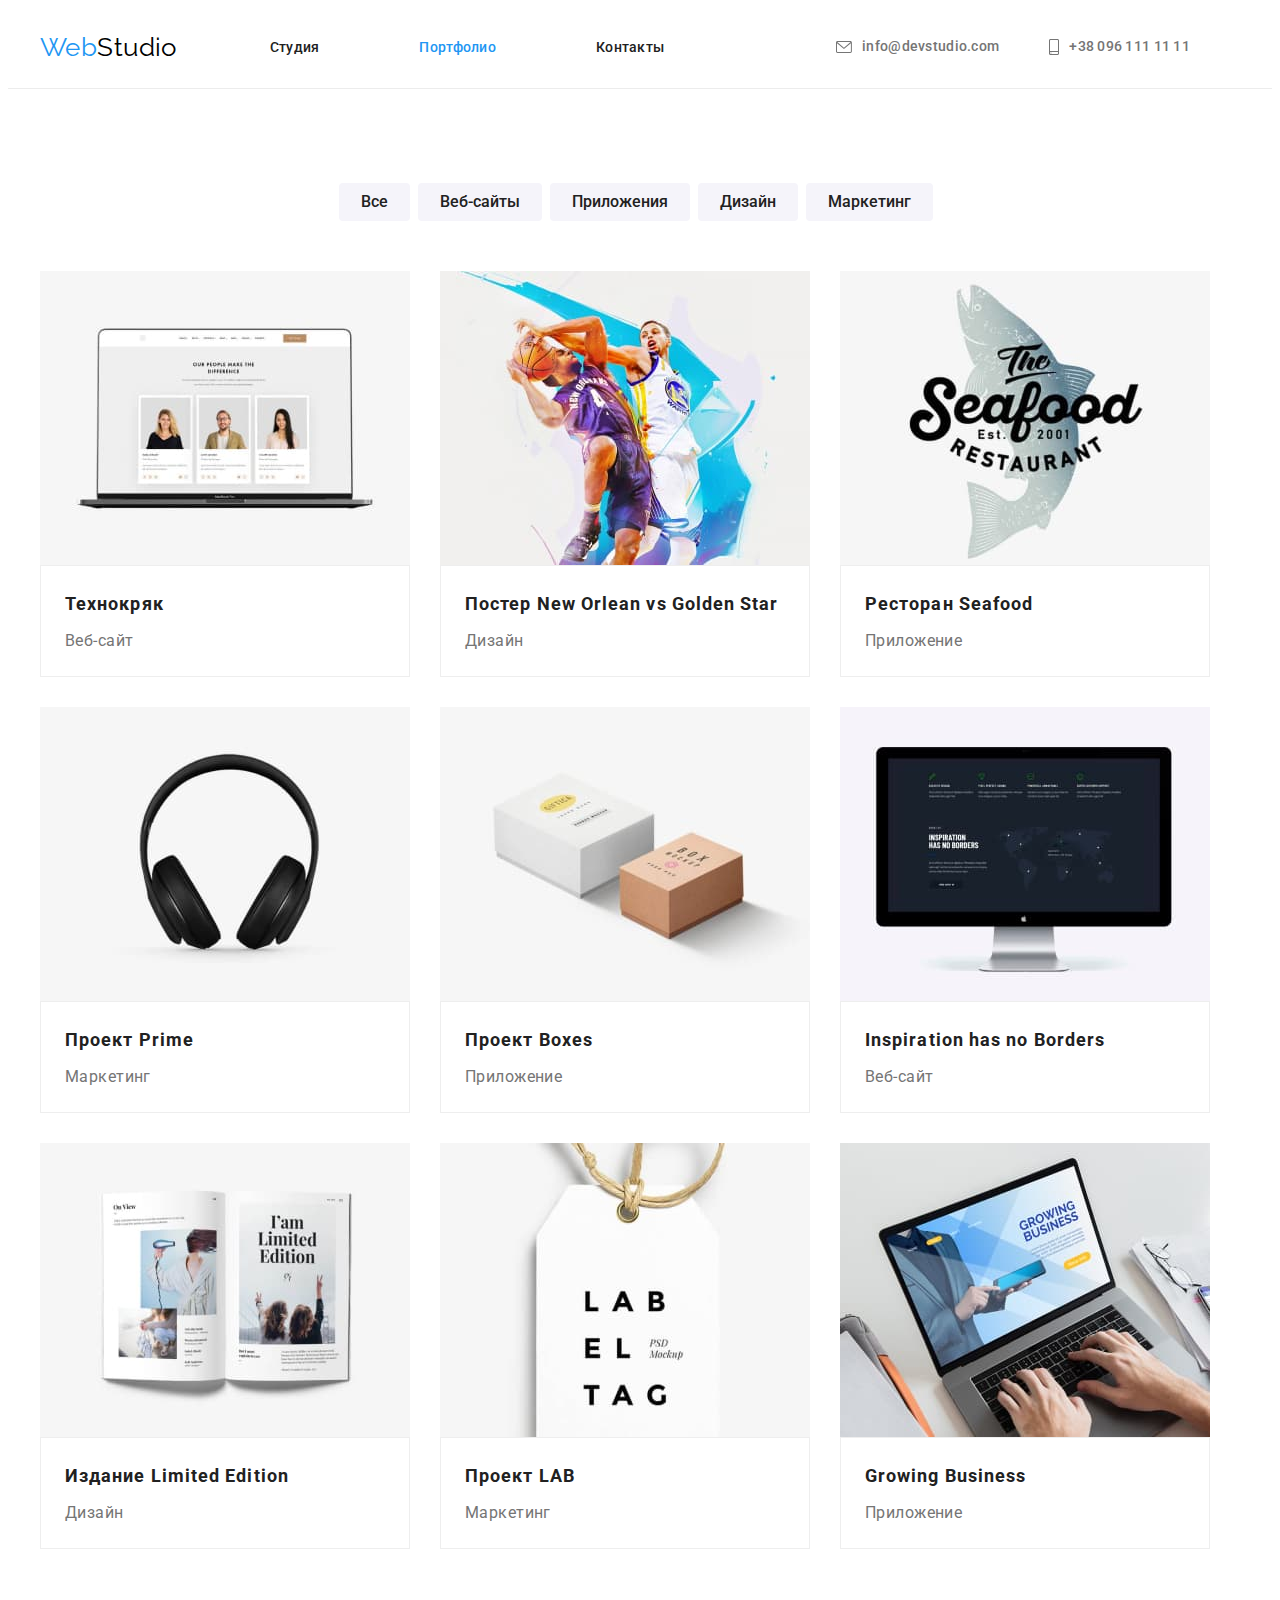
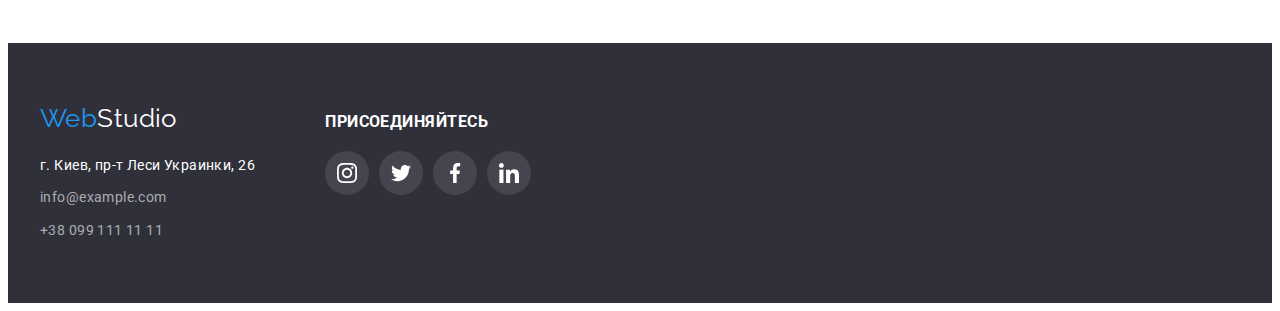
<file: portfolio.html>
<!DOCTYPE html>
<html lang="ru">
<head>
    <meta charset="UTF-8">
    <meta http-equiv="X-UA-Compatible" content="IE=edge">
    <meta name="viewport" content="width=device-width, initial-scale=1.0">
    <title>Portfolio</title>
    <link rel="preconnect" href="https://fonts.gstatic.com">
    <link href="https://fonts.googleapis.com/css2?family=Raleway:wght@700&family=Roboto:wght@400;500;700;900&display=swap" rel="stylesheet">
    <link rel="stylesheet" href="https://cdnjs.cloudflare.com/ajax/libs/modern-normalize/1.1.0/modern-normalize.min.css" integrity="sha512-wpPYUAdjBVSE4KJnH1VR1HeZfpl1ub8YT/NKx4PuQ5NmX2tKuGu6U/JRp5y+Y8XG2tV+wKQpNHVUX03MfMFn9Q==" crossorigin="anonymous" referrerpolicy="no-referrer" />
    <link rel="stylesheet" href="https://cdnjs.cloudflare.com/ajax/libs/animate.css/4.1.1/animate.min.css"/>
    <link rel="stylesheet" href="./css/styles.css"/>
</head>
<body>
    <!--HEADER-->
    <header class="header header-port">
        <div class="container header-container">
            <nav class="navigation"> 
                <a class="logo-link link" href="./"><span class="web" lang="en">Web</span>Studio</a>
                <ul class="menu list">
                    <li class="menu-item">
                        <a class="menu-link link" href="./index.html">Студия</a>
                    </li>
                    <li class="menu-item">
                        <a class="menu-link current link" href="./portfolio.html">Портфолио</a>
                    </li>
                    <li class="menu-item">
                        <a class="menu-link link" href="">Контакты</a>
                    </li>
                </ul>
            </nav>
            <ul class="header-contact list">
                <li class="contact-item">
                    <a class="contact-link link" href="mailto:info@devstudio.com">
                      <svg class="contact-icon" width="16" height="12">
                          <use href="./images/icons.svg#icon-envelope"></use>
                      </svg>
                      info@devstudio.com  
                    </a>
                </li>
                <li class="contact-item">
                    <a class="contact-link link" href="tel:+380961111111">
                      <svg class="contact-icon" width="10" height="16">
                          <use href="./images/icons.svg#icon-smartphone"></use>
                      </svg>
                      +38 096 111 11 11  
                    </a>
                </li>
            </ul>
        </div>
    </header>
    <!--menu-->
    <main class="portfolio-page">
        <section class="project"> 
            <div class="container">
                <ul class="project-btn list">
                    <li class="btn-items">
                        <button class="btn-list" type="button">Все</button>
                    </li>
                    <li class="btn-items">
                        <button class="btn-list" type="button">Веб-сайты</button>
                    </li>
                    <li class="btn-items">
                        <button class="btn-list" type="button">Приложения</button>
                    </li>
                    <li class="btn-items">
                        <button class="btn-list" type="button">Дизайн</button>
                    </li>
                    <li class="btn-items">
                        <button class="btn-list" type="button">Маркетинг</button>
                    </li>
                </ul>
            </div>
            <div class="container">
                <ul class="project-list list">
                    <li class="project-item">
                        <a class="project-item-link link" href="">
                            <div class="project-list-img-wrapper">                         
                                <img class="project-icon" src="./images/portfolio-project/img1.jpg" width="370" height="294" alt="Веб-сайт">
                                <p class="overlay">Технокряк это современная площадка распространения коронавируса. Компании используют эту платформу для цифрового шпионажа и атак на защищённые сервера конкурентов.</p>
                            </div>
                                <div class="project-content">
                                <h3 class="project-title">Технокряк</h3>
                                <p class="project-description">Веб-сайт</p>
                            </div>
                        </a>                        
                    </li>
                    <li class="project-item">
                        <a class="project-item-link link" href="">
                            <div class="project-list-img-wrapper">
                                <img class="project-icon" src="./images/portfolio-project/img-2.jpg" width="370" height="294" alt="Дизайн">
                                <p class="overlay"></p>
                            </div>
                            <div class="project-content">
                                <h3 class="project-title">Постер New Orlean vs Golden Star</h3>
                                <p class="project-description">Дизайн</p>
                            </div>                          
                        </a>                        
                    </li>
                    <li class="project-item">
                        <a class="project-item-link link" href="">
                            <div class="project-list-img-wrapper">
                                <img class="project-icon" src="./images/portfolio-project/img-3.jpg" width="370" height="294" alt="Приложение">
                                <p class="overlay"></p>
                            </div>
                            <div class="project-content">
                                <h3 class="project-title">Ресторан Seafood</h3>
                                <p class="project-description">Приложение</p>
                            </div>                           
                        </a>
                    </li>
                    <li class="project-item">
                        <a class="project-item-link link" href="">
                            <div class="project-list-img-wrapper">
                                <img class="project-icon" src="./images/portfolio-project/img-4.jpg" width="370" height="294" alt="Маркетинг">
                                <p class="overlay"></p>
                            </div>
                            <div class="project-content">
                                <h3 class="project-title">Проект Prime</h3>
                                <p class="project-description">Маркетинг</p>
                            </div>                           
                        </a> 
                    </li>
                    <li class="project-item">
                        <a class="project-item-link link" href="">
                            <div class="project-list-img-wrapper">
                                <img class="project-icon" src="./images/portfolio-project/img-5.jpg" width="370" height="294" alt="Приложение">
                                <p class="overlay"></p>
                            </div>
                            <div class="project-content">
                                <h3 class="project-title">Проект Boxes</h3>
                                <p class="project-description">Приложение</p>
                            </div>                           
                        </a>                          
                    </li>
                    <li class="project-item">
                        <a class="project-item-link link" href="">
                            <div class="project-list-img-wrapper">
                                <img class="project-icon" src="./images/portfolio-project/img-6.jpg" width="370" height="294" alt="Веб-сайт">
                                <p class="overlay"></p>
                            </div>
                            <div class="project-content">
                                <h3 class="project-title">Inspiration has no Borders</h3>
                                <p class="project-description">Веб-сайт</p>
                            </div>                           
                        </a>                       
                    </li>
                    <li class="project-item">
                        <a class="project-item-link link" href="">
                            <div class="project-list-img-wrapper">
                                <img class="project-icon" src="./images/portfolio-project/img-7.jpg" width="370" height="294" alt="Дизайн">
                                <p class="overlay"></p>
                            </div>
                            <div class="project-content">
                                <h3 class="project-title">Издание Limited Edition</h3>
                                <p class="project-description">Дизайн</p>
                            </div>                          
                        </a>                      
                    </li>
                    <li class="project-item">
                        <a class="project-item-link link" href="">
                            <div class="project-list-img-wrapper">
                                <img class="project-icon" src="./images/portfolio-project/img-8.jpg" width="370" height="294" alt="Маркетинг">
                                <p class="overlay"></p>
                            </div>
                            <div class="project-content">
                                <h3 class="project-title">Проект LAB</h3>
                                <p class="project-description">Маркетинг</p>
                            </div>                           
                        </a>                      
                    </li>
                    <li class="project-item">
                        <a class="project-item-link link" href="">
                            <div class="project-list-img-wrapper">
                                <img class="project-icon" src="./images/portfolio-project/img-9.jpg" width="370" height="294" alt="Приложение">
                                <p class="overlay"></p>
                            </div>
                            <div class="project-content">
                                <h3 class="project-title">Growing Business</h3>
                                <p class="project-description">Приложение</p>
                            </div>                           
                        </a>                      
                    </li>
                </ul>
            </div>      
        </section>
    </main>

    <!--Сontacts-->
    <footer class="footer">
        <div class="container foot-container">
            <div>
            <a class="log-footer link" href="./"> <span class="low-web" lang="en">Web</span>Studio</a>
            <address class="contact">
                <ul class="contact-list list">
                    <li class="footer-contact-item">
                        <a class="contact-item-link link" href="https://goo.gl/maps/GRBL9XpbAMUotbA4A" target="_blank" rel="noopener noreferrer">г. Киев, пр-т Леси Украинки, 26</a>
                    </li>
                    <li class="footer-contact-item">
                        <a class="footer-contact-link link" href="mailto:info@example.com">info@example.com</a>
                    </li>
                    <li class="footer-contact-item">
                        <a class="footer-contact-link link" href="tel:+380991111111">+38 099 111 11 11</a>
                    </li>
                </ul>
            </address>
            </div>

            <div class="foot-block">
                <h3 class="foot-title">присоединяйтесь</h3>
                <ul class="foot-list list">
                    <li class="foot-social-item">
                        <a class="foot-social-link" href="">
                            <svg class="foot-social-icon" height="20" width="20">
                                <use href="./images/icons.svg#icon-instagram"></use>
                            </svg>
                        </a>
                    </li>
                    <li class="foot-social-item">
                        <a class="foot-social-link" href="">
                            <svg class="foot-social-icon" height="20" width="20">
                                <use href="./images/icons.svg#icon-twitter"></use>
                            </svg>
                        </a>
                    </li>
                    <li class="foot-social-item">
                        <a class="foot-social-link" href="">
                            <svg class="foot-social-icon" height="20" width="20">
                                <use href="./images/icons.svg#icon-facebook"></use>
                            </svg>
                        </a>
                    </li>
                    <li class="foot-social-item">
                        <a class="foot-social-link" href="">
                            <svg class="foot-social-icon" height="20" width="20">
                                <use href="./images/icons.svg#icon-linkedin"></use>
                            </svg>
                        </a>
                    </li>
                </ul>
            </div>
        </div>

        
                  
    </footer>
</body>
</html>
</file>
<file: css/styles.css>
:root{
    --main-accent-color: #2196F3;
    --title-color: #212121;
    --font-famaly: 'Roboto', sans-serif;
    --text-color: #757575;
    --logo-color: #000000;
    --filling-color: #2F303A;
    --btn-site-color: #188CE8;
    --second-font-famaly: 'Raleway', sans-serif;
    --hero-color: #ffffff;
    --footer-color: #ffffff;
    --accent-color: #ffffff;
}

h1,
h2,
h3,
h4,
h5,
h6,
p{
    margin-top: 0;
    margin-bottom: 0;
}
ul,
ol{
    margin-top: 0;
    margin-bottom: 0;
    padding-left: 0;
 }

 img{
     display: block;
 }

 .list{
    list-style: none;
}
.link{
    text-decoration: none;
}

body{
    font-family: var(--font-famaly);
    font-weight: 700;
    font-size: 14px;
    letter-spacing: 0.03em;
    font-weight: 400;
}

.container{
    width: 1200px;
    margin: 0 auto;
    padding-left: 15px;
    padding-right: 15px;
}

/* ========COMPONENTS============ */

.block{
    padding-top: 94px;
    padding-bottom: 94px;
}

/* ==========HEADER=========== */

.header {
    padding-top: 24px;
    padding-bottom: 25px;
    border-bottom: 1px solid #ececec;}

.header-container{
  display: flex;
  align-items: center;
  justify-content: space-between;  
}

.navigation{
    display: flex;
    align-items:center;
}
.menu{
    display: flex;
    align-items: center;
}

.logo-link{
    margin-right: 93px;
}

.menu-item:not(:last-child){
    margin-right: 50px;
}

.logo-link{
    font-family: var(--second-font-famaly);
    font-size: 26px;
    line-height: 1.19;
    color: var(--logo-color);
}
.web{
    color: var(--main-accent-color);
}

.header-contact{
    display: flex;
    align-items: center;
}
.menu-link,
.contact-link {
    font-weight: 500;
    line-height: 1.14;
    letter-spacing: 0.02em;
    margin-right: 50px;
    color: var(--title-color);
    transition: color 250ms cubic-bezier(0.4, 0, 0.2, 1) ;}

.contact-link{
    color:var(--text-color);
    display: flex;
    align-items: center;
}
       
.menu-link:hover,
.menu-link:focus{
    color: var(--main-accent-color); 
}
.current{
    color: var(--main-accent-color);
}

.contact-link:hover,
.contact-link:focus{
   color:  var(--main-accent-color);
}
/* .contact-item{
    /* margin-right: 50px;} */

.contact-items {
    display: flex;
  }
  .contact-icon{
    fill: currentColor;
    margin-right: 10px;
  }
/* ==========END HEADER=========== */



/* ==========HERO=========== */
.hero{
    background-color:var(--filling-color);
    background-image: linear-gradient(
        rgba(47, 48, 58, 0.4), 
        rgba(47, 48, 58, 0.4)
        ), 
        url(../images/hero/hero.jpg);
    background-size: cover;
    padding: 200px 0;
}
.hero-title{
    max-width: 696px;
    text-align: center;
    margin: 0 auto;
    font-weight: 900;
    font-size: 44px;
    line-height: 1.36;
    letter-spacing: 0.06em;
    text-transform: uppercase;
    color: var(--hero-color);
    margin-bottom: 30px;
}
.hero-btn{
    border: none;
    padding: 10px 32px;
    font-size: 16px;
    line-height: 1.87;
    letter-spacing: 0.06em;
    align-items: center;
    color: var(--hero-color);
    background: var(--main-accent-color);
    box-shadow: 0px 4px 4px rgba(0, 0, 0, 0.15);
    border-radius: 4px;
    cursor: pointer;
    margin: 0 auto;
    display: block;
    transition: color 250ms cubic-bezier(0.4, 0, 0.2, 1),
                background-color 250ms cubic-bezier(0.4, 0, 0.2, 1); 
}

.hero-btn:hover,
.hero-btn:focus{
    background-color: var(--btn-site-color);
}  
/* ==========END HERO=========== */


/* ==========ADVANTAGES=========== */
/* .advantage-container {
    display: flex;
    align-items: center;
  } */
.advantages-list{
    display: flex;
    flex-basis: calc((100% - 120px) / 4);
    margin-left: -30px;
    margin-top: -30px;
}
.advantages-item{
    margin-left: 30px;
    margin-top: 30px;
}
.advantages-title{
    line-height: 1.14;
    text-transform: uppercase;
    color: var(--title-color);
    margin-bottom: 10px;
}
.advantage-title:not(:last-child) {
    padding-bottom: 10px;
  }
  .advantage-items:not(:last-child) {
    margin-right: 30px;
  }
  .advantage-block {
    display: flex;
    justify-content: center;
    align-items: center;
    width: 270px;
    height: 120px;
    background: #f5f4fa;
    border-radius: 4px;
    margin-bottom: 30px;
  }
.description{
    line-height: 1.71;
    color:var(--text-color);
}
/* ==========END ADVANTAGES=========== */


/* ==========OUR WORKS=========== */
.works{
    padding-bottom: 94px;
}
.work-list{
    display: flex;
    flex-basis: calc((100% - 90px) / 3);
    margin-left: -30px;
    margin-top: -30px;
}
.work-list-item{
    margin-left: 30px;
    margin-top: 30px;
}
.section-title{
    margin-bottom: 50px;
    font-size: 36px;
    line-height: 1.16;
    text-align: center;
    color: var(--title-color);
    margin-bottom: 50px;
}
/* ==========END OUR WORKS=========== */

/* ===================TEAM================= */
.team{
    background-color: #F5F4FA;
}

.team-list{
    display: flex;
    flex-wrap: wrap;
    flex-basis: calc((100% - 120px) / 4);
    margin-left: -30px;
    margin-top: -30px;
}

.team-list-content{
    padding: 30px;
}

.team-list-item{
    margin-left: 30px;
    margin-top: 30px;
    background: #ffffff;
    box-shadow: 0px 1px 3px rgba(0, 0, 0, 0.12), 0px 1px 1px rgba(0, 0, 0, 0.14), 0px 2px 1px rgba(0, 0, 0, 0.2);
    border-radius: 0px 0px 4px 4px;
}
.name-title{
    font-weight: 500;
    font-size: 16px;
    line-height: 1.19;
    text-align: center;
    margin-bottom: 10px;
    color: var(--title-color);
}
.profession{
    font-size: 16px;
    line-height: 1.19;
    text-align: center;
    color: var(--text-color);
}
.social-list{
    display: flex;
    justify-content: center;
    margin-top: 20px;
}
.social-link{
    display: flex;
    align-items: center;
    justify-content: center;
    width: 44px;
    height: 44px;
    fill: #afb1b8;

    transition: fill 250ms cubic-bezier(0.4, 0, 0.2, 1),
    background-color 250ms cubic-bezier(0.4, 0, 0.2, 1),
    color 250ms cubic-bezier(0.4, 0, 0.2, 1) ;
}
.social-link:hover,
.social-link:focus {
    fill: white;
    border-radius: 50% 50%;
    background-color: var(--main-accent-color);
}
/* ===============END TEAM================= */


/* ===============CLIENTS================== */
.clients-list{
    display: flex;
}
.client-link {
    display: flex;
    justify-content: center;
    align-items: center;
  }
  
  .client-link:not(:last-child) {
    margin-right: 30px;
  }

  .client-link {
    width: 170px;
    height: 92px;
    border: 1px solid #afb1b8;
    border-radius: 4px;
    fill: #AFB1B8;

    transition: fill 250ms cubic-bezier(0.4, 0, 0.2, 1),
    background-color 250ms cubic-bezier(0.4, 0, 0.2, 1),
    color 250ms cubic-bezier(0.4, 0, 0.2, 1) ;
  }
  
  .client-link:hover,
  .client-link:focus {
    fill: var(--main-accent-color);
    background-color: white;
    border-color: var(--main-accent-color);
  }
  .clients-items:not(:last-child) {
    margin-right: 30px;
  }

/* ===============FOOTER================= */
.footer{
    background: var(--filling-color);
}
.footer{
    padding-top: 60px;
    padding-bottom: 60px;
}
.contact{
    font-style: normal;
    margin-top: 20px;
}
.log-footer{
    font-family: var(--second-font-famaly);
    font-size: 26px;
    line-height: 1.19;
    color: var(--footer-color);
}
.low-web{
    color: var(--main-accent-color);
}

.contact-item-link{
    line-height: 1.71;
    color: var(--footer-color);
}

.footer-contact-item:not(:last-child) {
    margin-bottom: 9px;
}

.footer-contact-link{
    line-height: 1.71;
    color: rgba(255, 255, 255, 0.6);
    
    transition: color 250ms cubic-bezier(0.4, 0, 0.2, 1) ;
}
.footer-contact-link:hover,
.footer-contact-link:focus{
    color: var(--accent-color);
}

.foot-container{
    display: flex;
    align-items: baseline;
}

.foot-title{
    font-family: var(--font-famaly);
    font-style: normal;
    line-height: 1.14;
    letter-spacing: 0.03em;
    text-transform: uppercase;
    color: var(--accent-color);
    margin-bottom: 20px;
}
.foot-list {
    display: flex;
  }

  .foot-social-item {
    margin-right: 10px;
  }
  .foot-social-link {
    display: flex;
    align-items: center;
    justify-content: center;
    width: 44px;
    height: 44px;
    fill: var(--footer-color);
    border-radius: 50% 50%;
    background: rgba(255, 255, 255, 0.1);
    
    transition: fill 250ms cubic-bezier(0.4, 0, 0.2, 1),
    background-color 250ms cubic-bezier(0.4, 0, 0.2, 1) ;
  }
  .foot-social-link:hover,
  .foot-social-link:focus {
    fill: white;
    background-color: var(--main-accent-color);
  }

  .foot-social-icon {
    width: 20px;
    height: 20px;
  }
  .foot-block {
    margin-left: 70px;
  }

/* ===============END FOOTER================= */


/* ===============PORTFOLIO PROJECT================= */
.project{
    padding-top: 94px;
    padding-bottom: 94px;
}
.header-port{
    border-bottom: 1px solid #ececec;
}
.project-btn{
    display: flex;
    justify-content: center;
}
.btn-list{ 
    font-family: var(--font-famaly);
    font-weight: 500;
    font-size: 16px ;
    line-height: 1.62;
    color:var(--title-color);
    background-color: #F5F4FA;
    cursor: pointer;
    border-radius: 4px;
    padding: 6px 22px;
    border: none;
    
    transition: color 250ms cubic-bezier(0.4, 0, 0.2, 1),
    background 250ms cubic-bezier(0.4, 0, 0.2, 1),
    box-shadow 250ms cubic-bezier(0.4, 0, 0.2, 1) ;
}
.btn-list:hover,
.btn-list:focus{
    background: var(--main-accent-color);
    color:var(--accent-color);
    box-shadow: 0px 3px 1px rgba(0, 0, 0, 0.1), 
    0px 1px 2px rgba(0, 0, 0, 0.08), 
    0px 2px 2px rgba(0, 0, 0, 0.12);
}
.btn-items{
    margin-bottom: 50px;
    margin-right: 8px;
}

.btn-items:not(:last-child) {
    margin-right: 8px;
}

.project-list{
   display: flex;
   flex-wrap: wrap;
   flex-basis: calc((100% - 90px) / 3);
   margin-left: -30px;
   margin-top: -30px;
   align-content: center; 
}

.project-item{
    margin-left: 30px;
    margin-top: 30px;
    position: relative; 
}

.project-list-img-wrapper{
    position: relative;
    overflow: hidden;   
}

.project-item-link{
    display: block;
    transition: box-shadow 250ms cubic-bezier(0.4, 0, 0.2, 1), 250ms cubic-bezier(0.4, 0, 0.2, 1)  ;
}

.project-item-link:hover,
.project-item-link:focus{
    display: block;   
    cursor: pointer;
    box-shadow: 0px 1px 1px rgba(51, 14, 14, 0.12),
    0px 4px 4px rgba(0, 0, 0, 0.06), 
    1px 4px 6px rgba(0, 0, 0, 0.16);
}

.project-item-link:hover .overlay,
.project-item-link:focus .overlay{
    transform: translateY(0%);
}

.overlay{
    position: absolute;
    top: 0;
    left: 0;
    height: 100%;
    width: 100%;
    overflow: auto;
    font-family: var(--main-font);
    font-weight: normal;
    font-size: 18px;
    line-height: 1.55;
    letter-spacing: 0.03em;
    color: #FFFFFF;
    background-color: rgba(33, 150, 243, 0.9);
    padding: 63px 24px;
    transform: translateY(100%);
    transition: transform 500ms linear;
}
.project-content{
    border: 1px solid #EEEEEE;
    padding: 20px 24px; 
}

.project-title{
    font-size: 18px;
    line-height: 2;
    letter-spacing: 0.06em;
    color: var(--title-color);
    margin-bottom: 4px;
}
/* .project-icon{
    margin-bottom: 20px;
} */

.project-description{
    font-size: 16px;
    line-height: 1.87;
    color: var(--text-color);
}
/* ===============END PORTFOLIO PROJECT================= */


/* =======================BACKDROP======================== */
.backdrop{
position: fixed;
top: 0;
left: 0;
width: 100vw;
height: 100vh;
background-color: rgba(0, 0, 0, 0.2);

transition: opacity 250ms linear,
visability 250 linear;
}

.modal{
    position: absolute; 
    left: 50%; 
    top: 50%; 
    width: 528px; 
    height: 580px; 
    background-color: #fff; 
    transform: translate(-50%, -50%);
}
.close-btn{ 
    position: absolute; 
    top: 8px; 
    right: 8px; 
    height:30px; 
    width: 30px; 
    border-radius: 50%; 
    border: 1px solid rgba(0, 0, 0, 0.1); 
    background-color: transparent; 
    cursor: pointer; 
    padding: 0; 
}

.is-hidden{
    opacity: 0;
    visibility: hidden;
    pointer-events: none;
}
</file>
